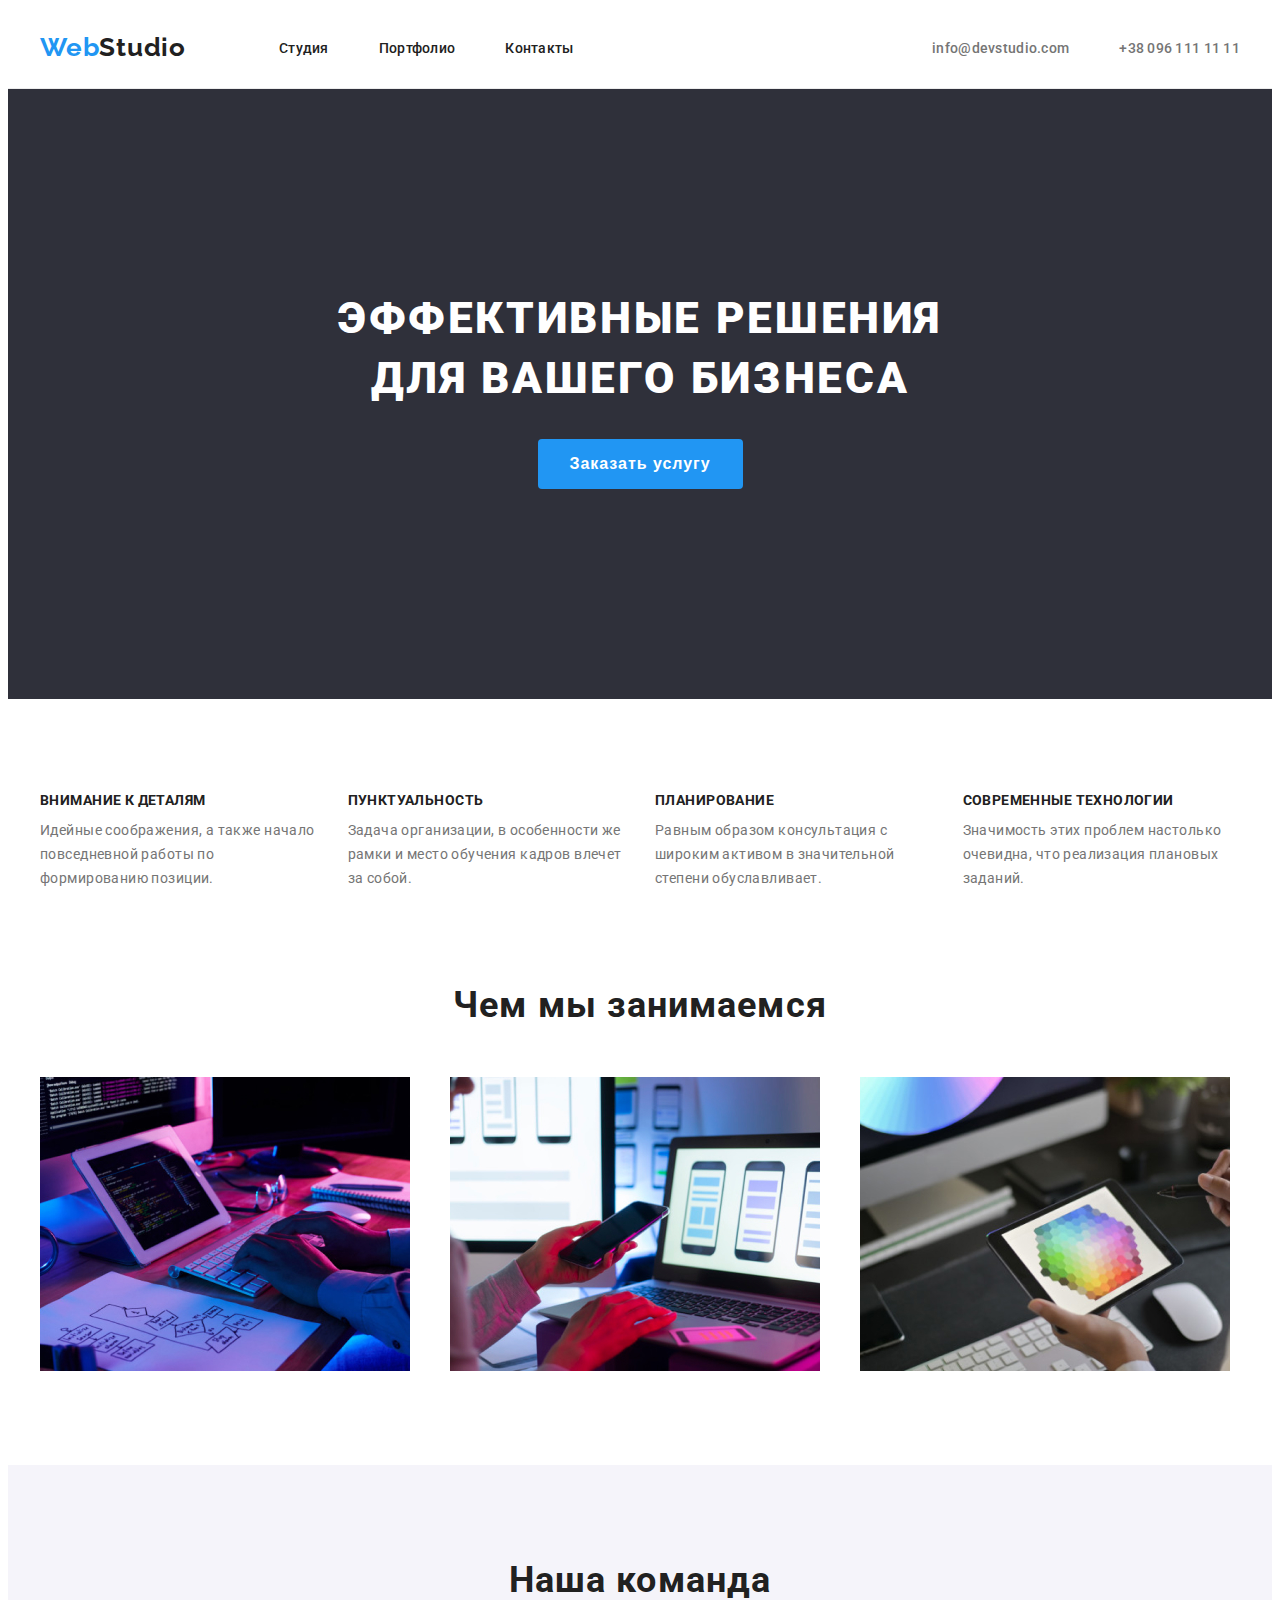
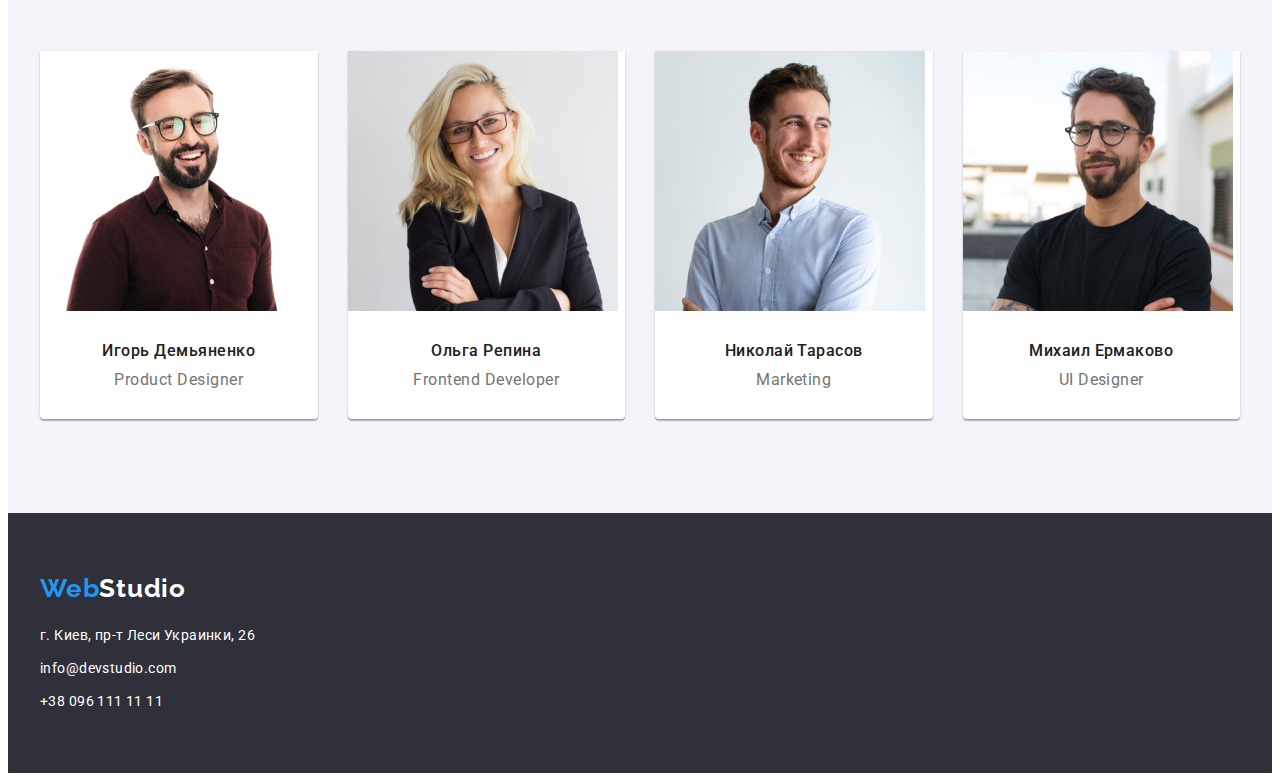
<file: index.html>
<!DOCTYPE html>
<html lang="ru">

<head>
    <meta charset="UTF-8">
    <meta http-equiv="X-UA-Compatible" content="IE=edge">
    <meta name="viewport" content="width=device-width, initial-scale=1.0">
    <title>Вебстудия</title>
    <link rel="preconnect" href="https://fonts.gstatic.com">
    <link href="https://fonts.googleapis.com/css2?family=Raleway:wght@700&family=Roboto:wght@400;500;700;900&display=swap"
    rel="stylesheet">
    <link rel="stylesheet" href="https://cdnjs.cloudflare.com/ajax/libs/modern-normalize/1.0.0/modern-normalize.min.css"
        integrity="sha512-ISS7cAi1PEhQ8jnbJpJZMd29NlhNj4AWYyLOSp2CE/CsHxTCu+r+t0D2yoJudVrd0/8fTVPUVDzY5Tvli75u/g=="
        crossorigin="anonymous" />
    <link rel="stylesheet" href="./css/styles.css">
</head>

<body>
    <!--main navigation-->
    <header class="header">
        <div class="container">
            <nav class="navigation">
                <a class="logo logo-dark link" href="./index.html" lang="en">
                    <span class="logo-item">Web</span>Studio</a>
               
                <ul class="navigation-list list">
                    <li class="navigation-item"> 
                        <a class="current navigation-link link" href="./index.html">Студия</a>
                    </li>
                    
                    <li class="navigation-item"> 
                        <a class="navigation-link link" href="./portfolio.html">Портфолио</a>
                    </li>
                    
                    <li class="navigation-item"> 
                        <a class="navigation-link link" href="">Контакты</a>
                    </li>
                </ul>

            </nav>
                <ul class="navigation-adress list adress-link-dark">
                    <li class="navigation-adress-item"> 
                        <a class="mail-link link" href="mailto:info@devstudio.com">info@devstudio.com</a>
                    </li>
                   
                    <li class="navigation-adress-item"> 
                        <a class="tel-link link" href="tel:+380961111111">+38 096 111 11 11</a>
                    </li>
                </ul>
        </div> 
    </header>

    <!--block hero-->
    <main>
        <section class="hero">
            <div class="container">
                <h1 class="hero-title">Эффективные решения для вашего бизнеса</h1>
                <button class="hero-btn" type="button">Заказать услугу</button>
            </div>
        </section>
       
    <!--priorities container-->
        <section class="priorities">
            <div class="container">
                <h2 class="visually-hidden"> Наши приоритеты</h2>
                
                <ul class="priorities-list list">
                    <li class="priorities-item"> 
                        <h3 class="priorities-title">Внимание к деталям</h3>
                        <p class="priorities-description">Идейные соображения, а также начало повседневной работы по формированию позиции.</p>
                    </li>
                    
                    <li class="priorities-item">
                        <h3 class="priorities-title">Пунктуальность</h3>
                        <p class="priorities-description">Задача организации, в особенности же рамки и место обучения кадров влечет за собой.</p>
                    </li>
                    
                    <li class="priorities-item">
                        <h3 class="priorities-title">Планирование</h3>
                        <p class="priorities-description">Равным образом консультация с широким активом в значительной степени обуславливает.</p>
                    </li>
                    
                    <li class="priorities-item">
                        <h3 class="priorities-title">Современные технологии</h3>
                        <p class="priorities-description">Значимость этих проблем настолько очевидна, что реализация плановых заданий.</p>
                    </li>
                </ul>
            </div>
        </section>

    <!--organization`s activities-->
        <section class="work">
            <div class="container">
                <h2 class="title">Чем мы занимаемся</h2>
                
                <ul class="work-list list">
                    <li class="work-item"> 
                        <img src=".//images/img1.jpg" alt="работа на компьютере" width="370" height="294">
                    </li>
                    
                    <li class="work-item"> 
                        <img src=".//images/img2.jpg" alt="работа на ноутбуке" width="370" height="294">
                    </li>
                    
                    <li class="work-item"> 
                        <img src=".//images/img3.jpg" alt="работа на планшете" width="370" height="294">
                    </li>
                </ul>
            </div>
        </section>

        <!--team container-->
        <section class="team">
            <div class="container">
                <h2 class="title">Наша команда</h2>
                
                <ul class="team-list list">
                    <li class="team-item">
                        <img src="./images/team/foto1.jpg" alt="фото мужчины в очках" width="270" height="260">
                        <div class="team-item-box">
                            <h3 class="name-person">Игорь Демьяненко</h3>
                            <p class="position" lang="en">Product Designer</p>
                        </div>
                    </li>
                    
                    <li class="team-item">
                        <img src="./images/team/foto2.jpg" alt="фото женщины в очках" width="270" height="260">
                        <div class="team-item-box">
                            <h3 class="name-person">Ольга Репина</h3>
                            <p class="position" lang="en">Frontend Developer</p>
                        </div>
                    </li>
                   
                    <li class="team-item">
                        <img src="./images/team/foto3.jpg" alt="фото мужчины" width="270" height="260">
                        <div class="team-item-box">
                            <h3 class="name-person">Николай Тарасов</h3>
                            <p class="position" lang="en">Marketing</p>
                        </div>
                    </li>
                    
                    <li class="team-item">
                        <img src="./images/team/foto4.jpg" alt="фото мужчины в очках" width="270" height="260">
                        <div class="team-item-box">
                            <h3 class="name-person">Михаил Ермаково</h3>
                            <p class="position" lang="en">UI Designer</p>
                        </div>
                    </li>
                </ul>
            </div>
        </section>

    </main>

    <footer class="footer">
        <div class="container">
            <a class="logo logo-light link" href="./index.html" lang="en">
                <span class="logo-item">Web</span>Studio</a>
            <!--contacts-->
            <address class="address adress-link-light">
                
                <ul class="address-list list">
                    <li class="address-item">
                        <a class="adress-link adress-link-light link" href="https://goo.gl/maps/1gWRvmP1qEhktMv16" target="_blank" rel="noopener noreferrer">г. Киев, пр-т Леси Украинки, 26</a> 
                    </li>
                    
                    <li class="address-item">
                        <a class="adress-link adress-link-dark link" href="mailto:info@devstudio.com">info@devstudio.com</a>
                    </li>
                    
                    <li class="address-item">
                        <a class="adress-link adress-link-dark link" href="tel:+380961111111">+38 096 111 11 11</a>
                    </li>
                </ul>
            </address>
        </div>
    </footer> 

</body>

</html>
</file>
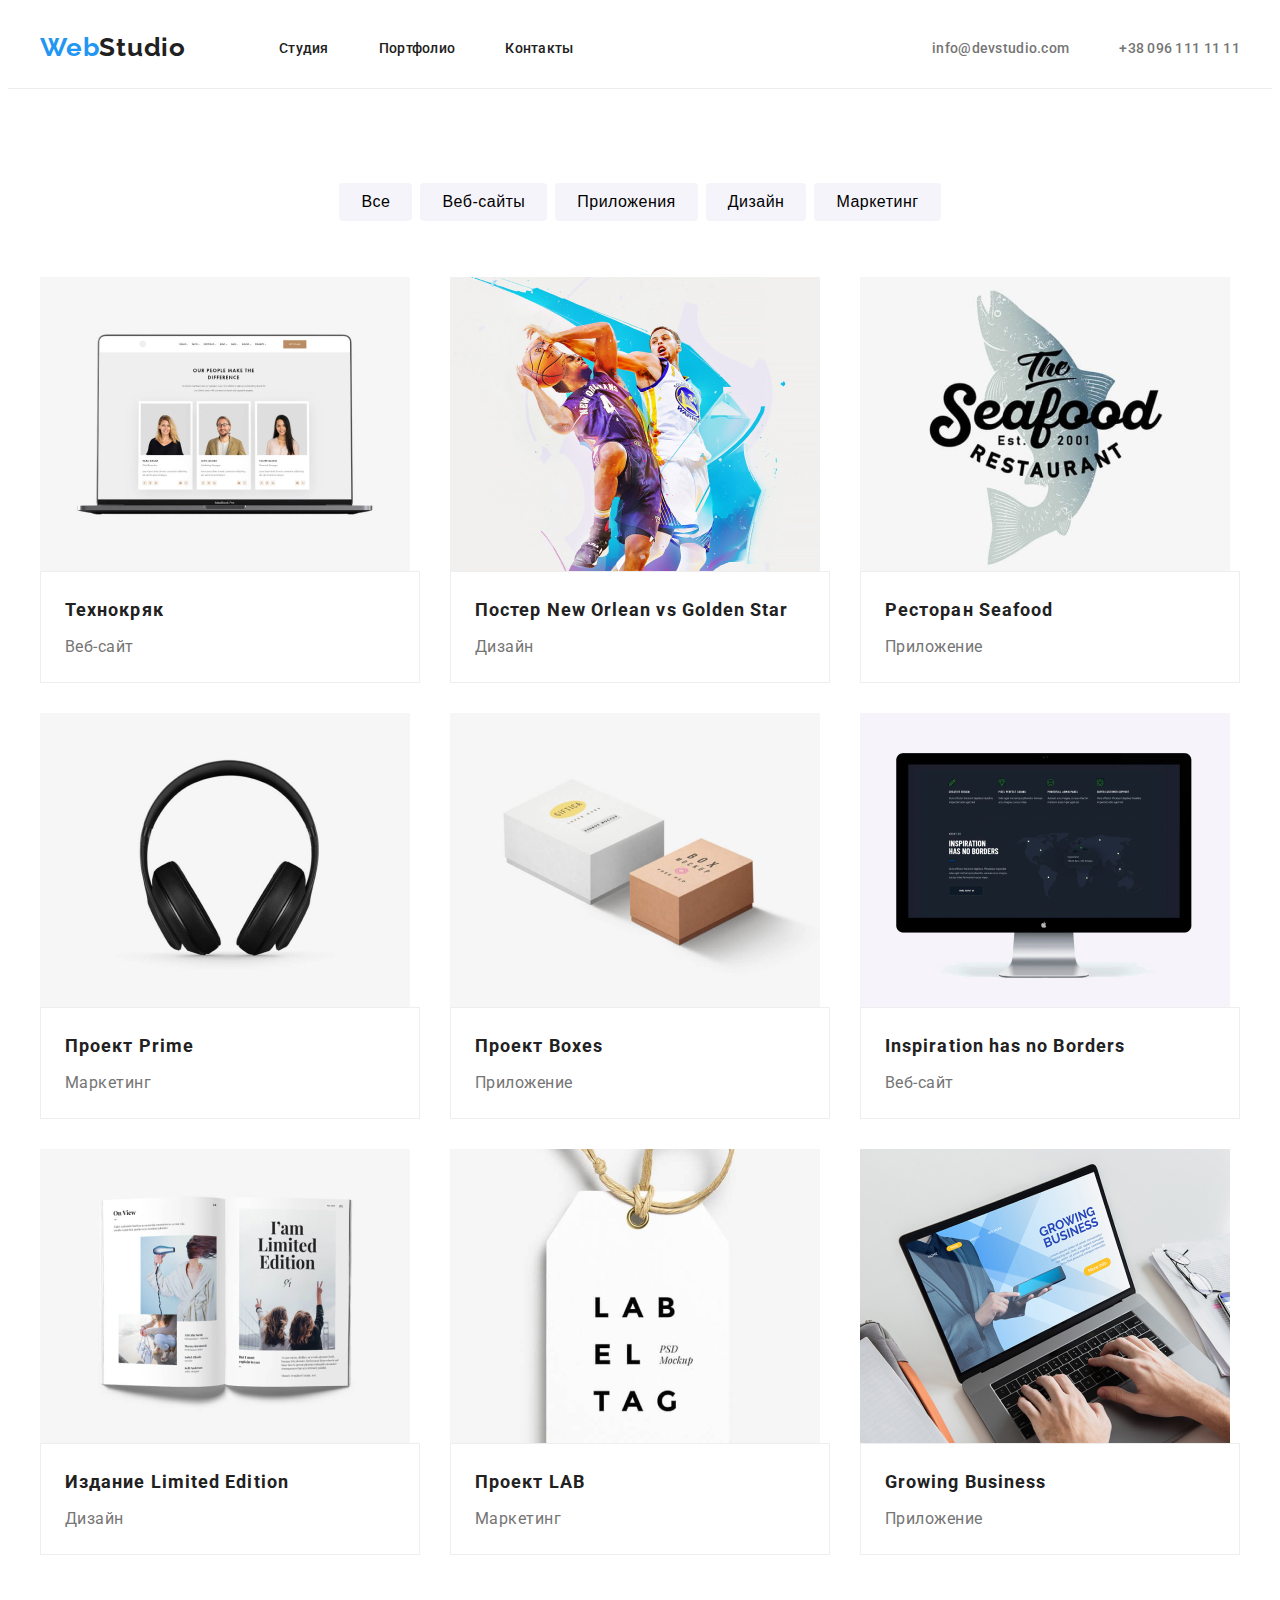
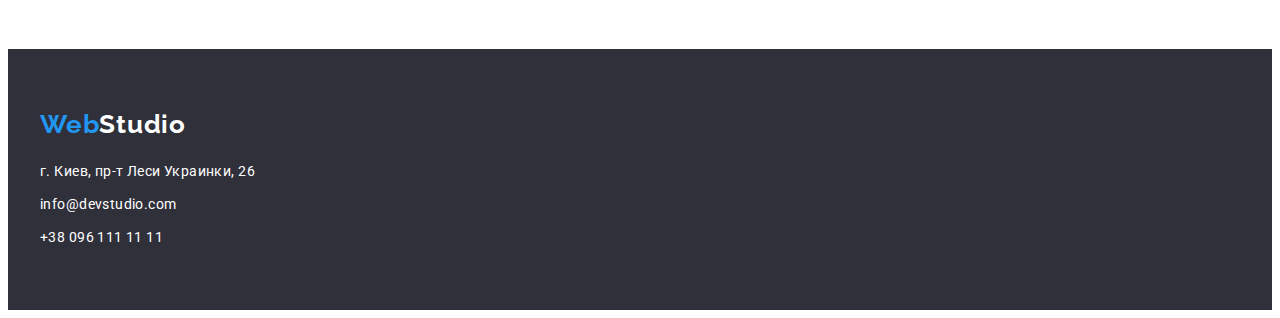
<file: portfolio.html>
<!DOCTYPE html>
<html lang="ru">
<head>
    <meta charset="UTF-8">
    <meta http-equiv="X-UA-Compatible" content="IE=edge">
    <meta name="viewport" content="width=device-width, initial-scale=1.0">
    <title>Портфолио</title>
    <link rel="preconnect" href="https://fonts.gstatic.com">
    <link href="https://fonts.googleapis.com/css2?family=Raleway:wght@700&family=Roboto:wght@400;500;700;900&display=swap"
        rel="stylesheet">
    <link rel="stylesheet" href="https://cdnjs.cloudflare.com/ajax/libs/modern-normalize/1.0.0/modern-normalize.min.css"
        integrity="sha512-ISS7cAi1PEhQ8jnbJpJZMd29NlhNj4AWYyLOSp2CE/CsHxTCu+r+t0D2yoJudVrd0/8fTVPUVDzY5Tvli75u/g=="
        crossorigin="anonymous" />
    <link rel="stylesheet" href="./css/styles.css">
</head>

<body>

    <!--main navigation-->
    <header class="header">
        <div class="container">
            <nav class="navigation">
                <a class="logo logo-dark link" href="./index.html" lang="en">
                    <span class="logo-item">Web</span>Studio</a>
                
                <ul class="navigation-list list">
                    <li class="navigation-item">
                        <a class="current navigation-link link" href="./index.html">Студия</a>
                    </li>
                    
                    <li class="navigation-item">
                        <a class="navigation-link link" href="./portfolio.html">Портфолио</a>
                    </li>
                    
                    <li class="navigation-item">
                        <a class="navigation-link link" href="">Контакты</a>
                    </li>
                </ul>
            </nav>
                <ul class="navigation-adress list adress-link-dark">
                    <li class="navigation-adress-item">
                        <a class="mail-link link" href="mailto:info@devstudio.com">info@devstudio.com</a>
                    </li>
                   
                    <li class="navigation-adress-item">
                        <a class="tel-link link" href="tel:+380961111111">+38 096 111 11 11</a>
                    </li>
                </ul>
        </div>
    </header>

    <!--navigation through projects-->
    <main>
           <section class="navigation-projects">
                <div class="container">
                    
                    <ul class="navigation-projects-list list">
                        <li class="navigation-projects-item">
                            <button class="navigation-btn" type="button">Все</button>
                        </li>
                        
                        <li class="navigation-projects-item">
                            <button class="navigation-btn" type="button">Веб-сайты</button>
                        </li>
                        
                        <li class="navigation-projects-item">
                            <button class="navigation-btn" type="button">Приложения</button>
                        </li>
                        
                        <li class="navigation-projects-item">
                            <button class="navigation-btn" type="button">Дизайн</button>
                        </li>
                        
                        <li class="navigation-projects-item">
                            <button class="navigation-btn" type="button">Маркетинг</button>
                        </li>
                    </ul>
                </div>
    <!--work examples-->
                <div class="container">
                    <h2 class="visually-hidden">Проэкты</h2>
                        
                        <ul class="projects-list list">
                            <li class="projects-item">
                                <img src="./images/projects/project1.jpg" alt="на єкране ноутбука анкеті людей" width="370" height="294">
                                <div class="projects-list-wrapper"> 
                                    <h3 class="name-project">Технокряк</h3>
                                    <p class="style-project">Веб-сайт</p>
                                </div>
                            </li>
                            
                            <li class="projects-item">
                                <img src="./images/projects/project2.jpg" alt="два баскетболиста с мячом" width="370" height="294">
                                <div class="projects-list-wrapper"> 
                                    <h3 class="name-project">Постер New Orlean vs Golden Star</h3>
                                    <p class="style-project">Дизайн</p>
                                </div>
                            </li>
                            
                            <li class="projects-item">
                                <img src="./images/projects/project3.jpg" alt="логотип ресторана Seafood" width="370" height="294">
                                <div class="projects-list-wrapper"> 
                                    <h3 class="name-project">Ресторан Seafood</h3>
                                    <p class="style-project">Приложение</p>
                                </div>
                            </li>
                            
                            <li class="projects-item">
                                <img src="./images/projects/project4.jpg" alt="наушники" width="370" height="294">
                                <div class="projects-list-wrapper"> 
                                    <h3 class="name-project">Проект Prime</h3>
                                    <p class="style-project">Маркетинг</p>
                                </div>
                            </li>
                            
                            <li class="projects-item">
                                <img src="./images/projects/project5.jpg" alt="закрытые коробочки" width="370" height="294">
                                <div class="projects-list-wrapper"> 
                                    <h3 class="name-project">Проект Boxes</h3>
                                    <p class="style-project">Приложение</p>
                                </div>                            
                            </li>
                            
                            <li class="projects-item">
                                <img src="./images/projects/project6.jpg" alt="монитор" width="370" height="294">
                                <div class="projects-list-wrapper"> 
                                    <h3 class="name-project" lang="en" >Inspiration has no Borders</h3>
                                    <p class="style-project">Веб-сайт</p>
                                </div>
                            </li>
                            
                            <li class="projects-item">
                                <img src="./images/projects/project7.jpg" alt="развернутый журнал" width="370" height="294">
                                <div class="projects-list-wrapper"> 
                                    <h3 class="name-project">Издание Limited Edition</h3>
                                    <p class="style-project">Дизайн</p>
                                </div>
                            </li>
                            
                            <li class="projects-item">
                                <img src="./images/projects/project8.jpg" alt="ярлык компании LAB" width="370" height="294">
                                <div class="projects-list-wrapper"> 
                                    <h3 class="name-project">Проект LAB</h3>
                                    <p class="style-project">Маркетинг</p>
                                </div>
                            </li>
                            
                            <li class="projects-item">
                                <img src="./images/projects/project9.jpg" alt="человек работает на ноутбуке" width="370" height="294">
                                <div class="projects-list-wrapper"> 
                                    <h3 class="name-project" lang="en" >Growing Business</h3>
                                    <p class="style-project">Приложение</p>
                                </div>
                            </li>
                        </ul>
                </div>
            </section>
    </main>

    <!--footer-->
    <footer class="footer">
        <div class="container">
            <a class="logo logo-light link" href="./index.html" lang="en">
                <span class="logo-item">Web</span>Studio</a>
            <!--contacts-->
            <address class="address adress-link-light">
                
                <ul class="address-list list">
                    <li class="address-item">
                        <a class="adress-link adress-link-light link" href="https://goo.gl/maps/1gWRvmP1qEhktMv16"
                            target="_blank" rel="noopener noreferrer">г. Киев, пр-т Леси Украинки, 26</a>
                    </li>
                    
                    <li class="address-item">
                        <a class="adress-link adress-link-dark link" href="mailto:info@devstudio.com">info@devstudio.com</a>
                    </li>
                    
                    <li class="address-item">
                        <a class="adress-link adress-link-dark link" href="tel:+380961111111">+38 096 111 11 11</a>
                    </li>
                </ul>
            </address>
        </div>
    </footer>

</body>
</html>
</file>
<file: css/styles.css>
:root {
  --main-font: Roboto; sans-serif;
  --secondary-font: Raleway; sans-serif;
  --main-color: #212121;
  --secondary-color: #757575;
  --accent-color: #2196F3;
  --margin-bottom-title: 50px;
  --padding-top-section: 94px;
  --padding-bottom-section: 94px;
  --margin-left-top: 30px;
}

.link {
  text-decoration: none;
}

.list {
  list-style: none;
}

.address {
  font-style: normal;
}

h1,
h2,
h3,
h4,
h5,
h6,
p {
  margin: 0;
}

ul,
ol {
  margin: 0;
  padding: 0;
}

img {
  display: block;
  max-width: 100%;
  }


.logo-light {
  color: #ffffff;
}

.logo-dark {
  color: #212121
}

.adress-link-light {
  color: #ffffff;
}

.adress-link-dark {
  color: #ffffff99;
}

body {
  font-family: var(--main-font);
  color: var(--main-color);
}

.visually-hidden {
  position: absolute !important;
  clip: rect(1px 1px 1px 1px); /* IE6, IE7 */
  clip: rect(1px, 1px, 1px, 1px);
  padding: 0 !important;
  border: 0 !important;
  height: 1px !important;
  width: 1px !important;
  overflow: hidden;
}

.container {
  width: 1200px;
  margin: 0 auto;
  padding-left: 15px;
  padding-right: 15px;
  /*background: rgb(168, 38, 38);*/
}

/*==========COMPONENTS===========*/
.logo {
  font-family: var(--secondary-font);
  font-weight: bold;
  font-size: 26px;
  line-height: 1.19;
  letter-spacing: 0.03em;
}

.logo-item {
  font-family: var(--secondary-font);
  font-weight: bold;
  font-size: 26px;
  line-height: 1.19;
  letter-spacing: 0.03em;
  color: var(--accent-color);
}

.title {
  font-weight: bold;
  font-size: 36px;
  line-height: 1.17;
  text-align: center;
  letter-spacing: 0.03em;
}

/*==========END COMPONENTS===========*/

/*==========HEADER===========*/
.header {
  padding-top: 24px; 
  padding-bottom: 25px;
  border-bottom: 1px solid  #ECECEC;
}

.navigation {
  display: flex;
} 

.header .logo {
  margin-right: 93px;
}

.navigation-list {
  display: flex;
  align-items: center;
 }

.current {
  color: var(--accent-color);
}

.navigation-item:not(:last-child) {
  margin-right: 50px;
}

.navigation-link {
  font-weight: 500;
  font-size: 14px;
  line-height: 1.14;
  letter-spacing: 0.02em;
  color: var(--main-font);
}

.navigation-link:hover,
.navigation-link:focus {
  color: var(--accent-color);
}

.navigation-adress-item:not(:last-child) {
  margin-right: 50px;
}

.navigation-adress {
  display: flex;
  margin-left: auto;
}

.mail-link {
  font-weight: 500;
  font-size: 14px;
  line-height: 1.14;
  letter-spacing: 0.02em;
  color: var(--secondary-color);
}

.mail-link:hover,
.mail-link:focus {
  color: var(--accent-color);
}

.tel-link {
  font-weight: 500;
  font-size: 14px;
  line-height: 1.14;
  letter-spacing: 0.02em;
  color: var(--secondary-color);  
}

.tel-link:hover,
.tel-link:focus {
  color: var(--accent-color);
}

.header .container {
  display: flex;
  align-items: center;
}
/*==========END HEADER===========*/

/*==========HERO===========*/
.hero {
  padding-top: 200px;
  padding-bottom: 210px;
  background: #2F303A;
}

.hero .container {
  align-items: center;.
}

.hero-title {
  max-width: 696px;
  margin: 0 auto 30px;
  font-weight: 900;
  font-size: 44px;
  line-height: 1.36;
  text-align: center;
  letter-spacing: 0.06em;
  text-transform: uppercase;
  color: #FFFFFF;
}

.hero-btn {
  min-width: 200px;
  font-weight: bold;
  font-size: 16px;
  line-height: 1.88;
  display: flex;
  align-items: center;
  text-align: center;
  letter-spacing: 0.06em;
  color: #FFFFFF;
  background: var(--accent-color);
  cursor: pointer;
  margin: auto;
  border: none;
  border-radius: 4px;
  padding: 10px 32px 10px 32px;
  }

  .hero-btn:hover,
  .hero-btn:focus {
  box-shadow: 0px 4px 4px rgba(0, 0, 0, 0.15);
  }
/*==========END HERO===========*/

/*==========PRIORITIES===========*/
.priorities {
  padding-top: var(--padding-top-section);
  padding-bottom: 47px;
}

.priorities .container {
  display: flex;
}

.priorities-list {
  display: flex;
  margin-left: calc(-1 * var(--margin-left-top));
  margin-top: calc(-1 * var(--margin-left-top));
}

.priorities-title {
  font-weight: bold;
  font-size: 14px;
  line-height: 1.14;
  letter-spacing: 0.03em;
  text-transform: uppercase;
  margin-bottom: 10px;
}

.priorities-description {
  font-size: 14px;
  line-height: 1.71;
  letter-spacing: 0.03em;
  color: var(--secondary-color);
}

.priorities-item {
  flex-basis: calc(100% / 3 - var(--margin-left-top));
  margin-left: var(--margin-left-top);
  margin-top: var(--margin-left-top);
}

/*==========END PRIORITIES===========*/

/*=======organization`s activities=======*/
.work {
  padding-top: 47px;
  padding-bottom: var(--padding-bottom-section);
}

.work .container {
align-items: center;
}

.work-list {
  display: flex;
  flex-wrap: wrap;
  margin-left: calc(-1 * var(--margin-left-top));
  margin-top: calc(-1 * var(--margin-left-top));
}

.work-item {
  flex-basis: calc(100% / 3 - var(--margin-left-top));
  margin-left: var(--margin-left-top);
  margin-top: var(--margin-left-top);
}

.work> .container .title {
  margin-bottom: var(--margin-bottom-title);
}
/*=======END organization`s activities=======*/

/*==========TEAM===========*/
.team {
  background: #F5F4FA;
  padding-top: var(--padding-top-section);
  padding-bottom: var(--padding-bottom-section);
}

.team .container {
  align-items: center;
}

.name-person {
  font-weight: 500;
  font-size: 16px;
  line-height: 1.19;
  text-align: center;
  letter-spacing: 0.03em;
  margin-bottom: 10px;
}

.position {
  font-size: 16px;
  line-height: 1.19;
  text-align: center;
  letter-spacing: 0.03em;
  color: var(--secondary-color);
}

.team> .container .title {
  margin-bottom: var(--margin-bottom-title);
}

.team-list {
  display: flex;
  flex-wrap: wrap;
  margin-left: calc(-1 * var(--margin-left-top));
  margin-top: calc(-1 * var(--margin-left-top));
}

.team-item {
  flex-basis: calc(100% / 4 - var(--margin-left-top));
  margin-left: var(--margin-left-top);
  margin-top: var(--margin-left-top);
  background: #FFFFFF;
  box-shadow: 0px 1px 3px rgba(0, 0, 0, 0.12), 0px 1px 1px rgba(0, 0, 0, 0.14), 0px 2px 1px rgba(0, 0, 0, 0.2);
  border-radius: 0px 0px 4px 4px;

}

.team-item-box {
  padding-top: 30px;
  padding-bottom: 30px;
}
/*==========END TEAM===========*/

/*==========FOOTER===========*/
.footer {
  padding-top: 60px;
  padding-bottom: 60px;
  background: #2F303A;  
 }
 
 .footer .container {
  display: flex;
  flex-direction: column;
}

.address-list {
  margin-top: 20px;
}

.address-item:not(:last-child) {
  margin-bottom: 9px;
}

.adress-link {
  font-size: 14px;
  line-height: 1.71;
  letter-spacing: 0.03em;
  color: var(--main-font);
}

.adress-link:hover,
.adress-link:focus {
  color: var(--accent-color);
}

/*==========END FOOTER===========*/


/*=========================PORTFOLIO======================*/


/*=====NAVIGATION THROUGH PROJECTS=====*/
.navigation-projects .container{
  display: flex; 
  justify-content: center;
}

.navigation-projects {
  padding-top: var(--padding-top-section);
  padding-bottom: var(--padding-bottom-section);
  
}

.navigation-projects-list {
  display: flex;
  margin-bottom: 56px;  
}

.navigation-projects-item:not(:last-child) {
  margin-right: 8px;
}

.navigation-btn {
  min-width: 73px;
  font-weight: 500;
  font-size: 16px;
  line-height: 1.63;
  text-align: center;
  letter-spacing: 0.03em;
  cursor: pointer;
  background: #F5F4FA;
  border-radius: 4px;
  border: none;
  padding: 6px 22px 6px 22px;
}

.navigation-btn:hover,
.navigation-btn:focus {
  color: #ffffff;
  background: var(--accent-color);
  box-shadow: 0px 3px 1px rgba(0, 0, 0, 0.1), 0px 1px 2px rgba(0, 0, 0, 0.08), 0px 2px 2px rgba(0, 0, 0, 0.12);
  border-radius: 4px;
}
/*=====END NAVIGATION THROUGH PROJECTS=====*/

/*=============WORK EXAMPLES==============*/
.projects-list {
  display: flex;
  flex-wrap: wrap;
  margin-left: calc(-1 * var(--margin-left-top));
  margin-top: calc(-1 * var(--margin-left-top));
}

.projects-item {  
  flex-basis: calc(100% / 3 - var(--margin-left-top));
  margin-left: var(--margin-left-top);
  margin-top: var(--margin-left-top);
  background: #FFFFFF;
 }

.projects-list-wrapper {
  padding: 20px 24px 20px 24px;
  background: #FFFFFF;
  border: 1px solid #EEEEEE;
  box-sizing: border-box;
}

.name-project {
  font-weight: bold;
  font-size: 18px;
  line-height: 2.0;
  letter-spacing: 0.06em;
  margin-bottom: 4px;
}

.style-project {
  font-size: 16px;
  line-height: 1.88;
  letter-spacing: 0.03em;
  color: var(--secondary-color);
}
/*=============END WORK EXAMPLES==============*/
</file>
